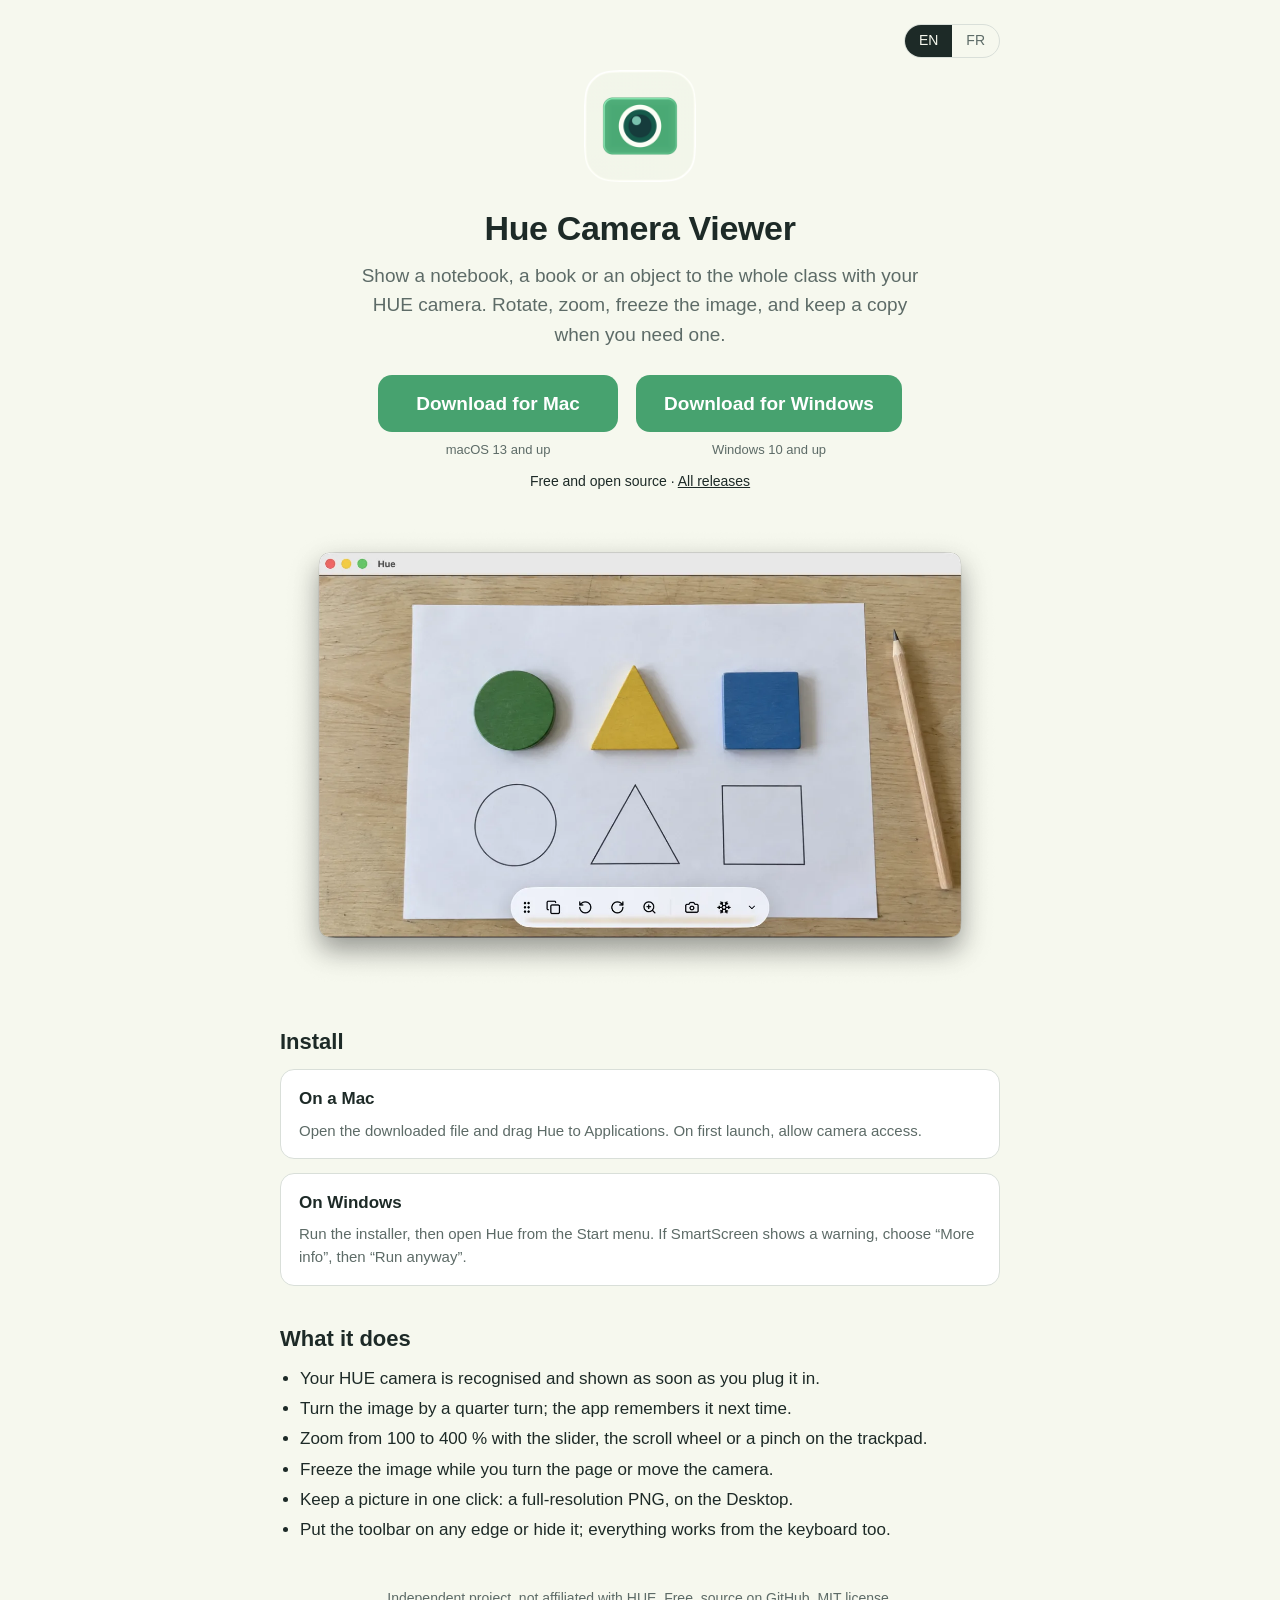
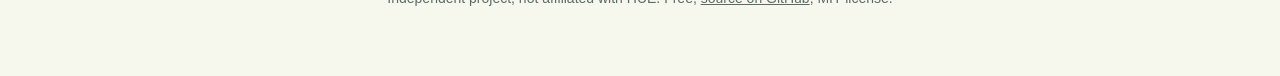
<file: docs/index.html>
<!doctype html>
<html lang="en">
<head>
  <meta charset="utf-8">
  <meta name="viewport" content="width=device-width, initial-scale=1">
  <title>Hue Camera Viewer</title>
  <meta name="description" content="A minimal viewer for HUE and USB document cameras, for macOS and Windows.">
  <link rel="canonical" href="https://piitaya.github.io/hue-camera-viewer/">
  <link rel="alternate" hreflang="en" href="https://piitaya.github.io/hue-camera-viewer/">
  <link rel="alternate" hreflang="fr" href="https://piitaya.github.io/hue-camera-viewer/fr/">
  <link rel="alternate" hreflang="x-default" href="https://piitaya.github.io/hue-camera-viewer/">
  <link rel="icon" href="favicon.svg" type="image/svg+xml">
  <link rel="icon" href="favicon-32.png" sizes="32x32" type="image/png">
  <link rel="apple-touch-icon" href="apple-touch-icon.png">
  <meta name="theme-color" content="#f6f8ee" media="(prefers-color-scheme: light)">
  <meta name="theme-color" content="#161a19" media="(prefers-color-scheme: dark)">
  <meta property="og:type" content="website">
  <meta property="og:site_name" content="Hue Camera Viewer">
  <meta property="og:title" content="Hue Camera Viewer">
  <meta property="og:description" content="A minimal viewer for HUE and USB document cameras, for macOS and Windows.">
  <meta property="og:url" content="https://piitaya.github.io/hue-camera-viewer/">
  <meta property="og:locale" content="en_US">
  <meta property="og:image" content="https://piitaya.github.io/hue-camera-viewer/og.png">
  <meta property="og:image:width" content="1200">
  <meta property="og:image:height" content="630">
  <meta property="og:image:alt" content="Hue Camera Viewer showing a sheet of paper with wooden shapes">
  <meta name="twitter:card" content="summary_large_image">
  <meta name="twitter:title" content="Hue Camera Viewer">
  <meta name="twitter:description" content="A minimal viewer for HUE and USB document cameras, for macOS and Windows.">
  <meta name="twitter:image" content="https://piitaya.github.io/hue-camera-viewer/og.png">
  <link rel="stylesheet" href="style.css">
  <script type="application/ld+json">
  {
    "@context": "https://schema.org",
    "@type": "SoftwareApplication",
    "name": "Hue Camera Viewer",
    "description": "A minimal viewer for HUE and USB document cameras, for macOS and Windows.",
    "url": "https://piitaya.github.io/hue-camera-viewer/",
    "inLanguage": "en",
    "applicationCategory": "EducationalApplication",
    "operatingSystem": "macOS 13+, Windows 10+",
    "offers": { "@type": "Offer", "price": "0", "priceCurrency": "EUR" },
    "license": "https://opensource.org/licenses/MIT",
    "image": "https://piitaya.github.io/hue-camera-viewer/og.png",
    "downloadUrl": "https://github.com/piitaya/hue-camera-viewer/releases/latest"
  }
  </script>
</head>
<body>
<main>
  <header>
    <nav class="lang" aria-label="Language">
      <a href="./" lang="en" hreflang="en" aria-current="page">EN</a>
      <a href="fr/" lang="fr" hreflang="fr">FR</a>
    </nav>
  </header>

  <div class="hero">
    <img class="icon" src="hue.png" alt="">
    <h1>Hue Camera Viewer</h1>
    <p class="tagline">Show a notebook, a book or an object to the whole class with your HUE camera. Rotate, zoom, freeze the image, and keep a copy when you need one.</p>
  </div>

  <div class="downloads">
    <div class="download">
      <a class="button" href="https://github.com/piitaya/hue-camera-viewer/releases/latest/download/Hue-Camera-Viewer-macOS.dmg">Download for Mac</a>
      <small>macOS 13 and up</small>
    </div>
    <div class="download">
      <a class="button" href="https://github.com/piitaya/hue-camera-viewer/releases/latest/download/Hue-Camera-Viewer-Windows.exe">Download for Windows</a>
      <small>Windows 10 and up</small>
    </div>
  </div>
  <p class="all">Free and open source · <a href="https://github.com/piitaya/hue-camera-viewer/releases">All releases</a></p>

  <img class="screenshot" src="screenshot.webp" width="1400" height="900" alt="Hue Camera Viewer showing a sheet of paper with wooden shapes, the toolbar at the bottom">

  <section>
    <h2>Install</h2>
    <div class="install">
      <div class="card">
        <h3>On a Mac</h3>
        <p>Open the downloaded file and drag Hue to Applications. On first launch, allow camera access.</p>
      </div>
      <div class="card">
        <h3>On Windows</h3>
        <p>Run the installer, then open Hue from the Start menu. If SmartScreen shows a warning, choose “More info”, then “Run anyway”.</p>
      </div>
    </div>
  </section>

  <section>
    <h2>What it does</h2>
    <ul>
      <li>Your HUE camera is recognised and shown as soon as you plug it in.</li>
      <li>Turn the image by a quarter turn; the app remembers it next time.</li>
      <li>Zoom from 100 to 400 % with the slider, the scroll wheel or a pinch on the trackpad.</li>
      <li>Freeze the image while you turn the page or move the camera.</li>
      <li>Keep a picture in one click: a full-resolution PNG, on the Desktop.</li>
      <li>Put the toolbar on any edge or hide it; everything works from the keyboard too.</li>
    </ul>
  </section>

  <footer>
    <p>Independent project, not affiliated with HUE. Free, <a href="https://github.com/piitaya/hue-camera-viewer">source on GitHub</a>, MIT license.</p>
  </footer>
</main>
</body>
</html>
</file>
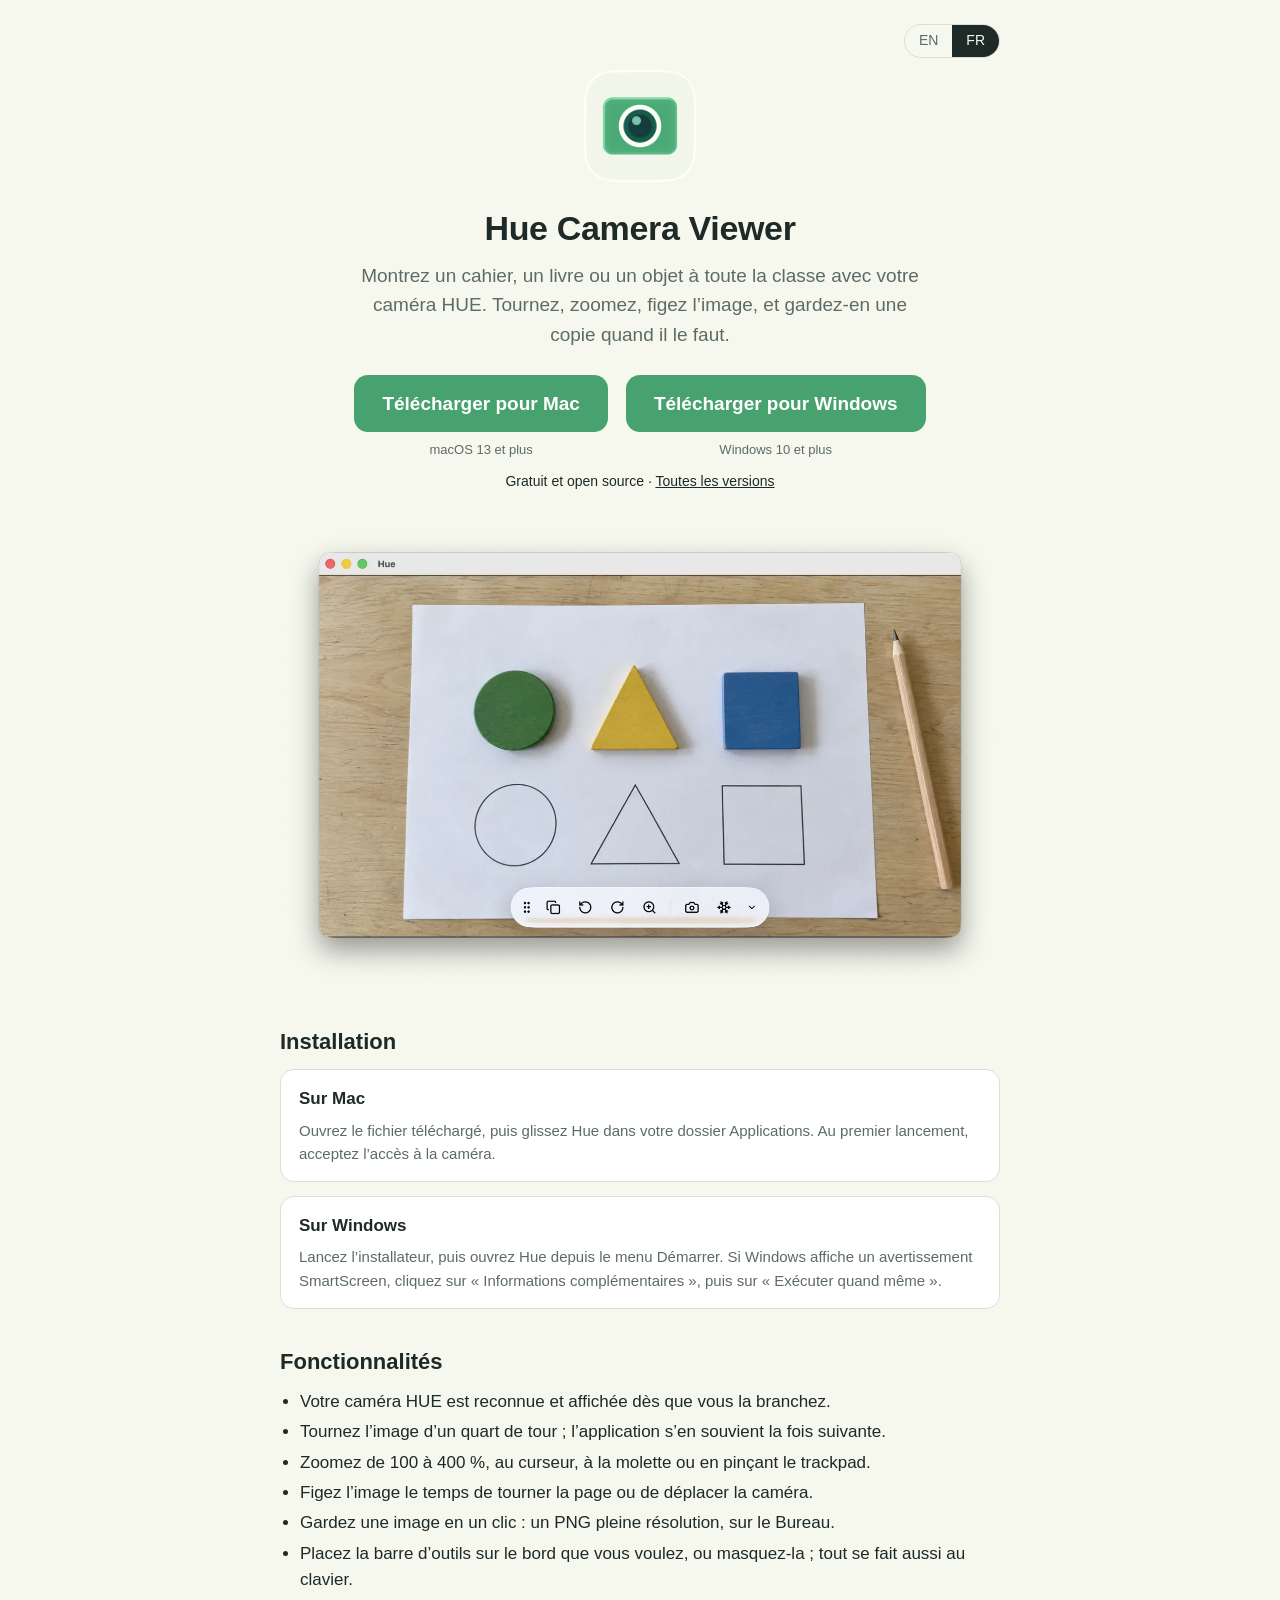
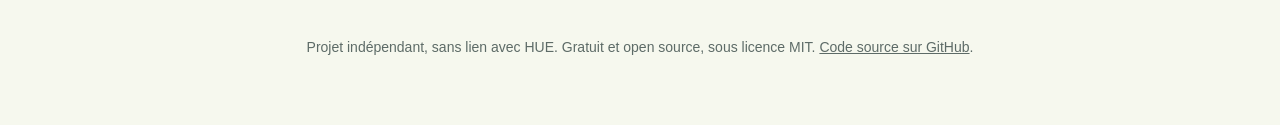
<file: docs/fr/index.html>
<!doctype html>
<html lang="fr">
<head>
  <meta charset="utf-8">
  <meta name="viewport" content="width=device-width, initial-scale=1">
  <title>Hue Camera Viewer</title>
  <meta name="description" content="Une petite application pour afficher votre caméra de documents HUE ou USB, sur Mac et Windows.">
  <link rel="canonical" href="https://piitaya.github.io/hue-camera-viewer/fr/">
  <link rel="alternate" hreflang="en" href="https://piitaya.github.io/hue-camera-viewer/">
  <link rel="alternate" hreflang="fr" href="https://piitaya.github.io/hue-camera-viewer/fr/">
  <link rel="alternate" hreflang="x-default" href="https://piitaya.github.io/hue-camera-viewer/">
  <link rel="icon" href="../favicon.svg" type="image/svg+xml">
  <link rel="icon" href="../favicon-32.png" sizes="32x32" type="image/png">
  <link rel="apple-touch-icon" href="../apple-touch-icon.png">
  <meta name="theme-color" content="#f6f8ee" media="(prefers-color-scheme: light)">
  <meta name="theme-color" content="#161a19" media="(prefers-color-scheme: dark)">
  <meta property="og:type" content="website">
  <meta property="og:site_name" content="Hue Camera Viewer">
  <meta property="og:title" content="Hue Camera Viewer">
  <meta property="og:description" content="Une petite application pour afficher votre caméra de documents HUE ou USB, sur Mac et Windows.">
  <meta property="og:url" content="https://piitaya.github.io/hue-camera-viewer/fr/">
  <meta property="og:locale" content="fr_FR">
  <meta property="og:image" content="https://piitaya.github.io/hue-camera-viewer/og.png">
  <meta property="og:image:width" content="1200">
  <meta property="og:image:height" content="630">
  <meta property="og:image:alt" content="Hue Camera Viewer affichant une feuille avec des formes en bois">
  <meta name="twitter:card" content="summary_large_image">
  <meta name="twitter:title" content="Hue Camera Viewer">
  <meta name="twitter:description" content="Une petite application pour afficher votre caméra de documents HUE ou USB, sur Mac et Windows.">
  <meta name="twitter:image" content="https://piitaya.github.io/hue-camera-viewer/og.png">
  <link rel="stylesheet" href="../style.css">
  <script type="application/ld+json">
  {
    "@context": "https://schema.org",
    "@type": "SoftwareApplication",
    "name": "Hue Camera Viewer",
    "description": "Une petite application pour afficher votre caméra de documents HUE ou USB, sur Mac et Windows.",
    "url": "https://piitaya.github.io/hue-camera-viewer/fr/",
    "inLanguage": "fr",
    "applicationCategory": "EducationalApplication",
    "operatingSystem": "macOS 13+, Windows 10+",
    "offers": { "@type": "Offer", "price": "0", "priceCurrency": "EUR" },
    "license": "https://opensource.org/licenses/MIT",
    "image": "https://piitaya.github.io/hue-camera-viewer/og.png",
    "downloadUrl": "https://github.com/piitaya/hue-camera-viewer/releases/latest"
  }
  </script>
</head>
<body>
<main>
  <header>
    <nav class="lang" aria-label="Langue">
      <a href="../" lang="en" hreflang="en">EN</a>
      <a href="./" lang="fr" hreflang="fr" aria-current="page">FR</a>
    </nav>
  </header>

  <div class="hero">
    <img class="icon" src="../hue.png" alt="">
    <h1>Hue Camera Viewer</h1>
    <p class="tagline">Montrez un cahier, un livre ou un objet à toute la classe avec votre caméra HUE. Tournez, zoomez, figez l’image, et gardez-en une copie quand il le faut.</p>
  </div>

  <div class="downloads">
    <div class="download">
      <a class="button" href="https://github.com/piitaya/hue-camera-viewer/releases/latest/download/Hue-Camera-Viewer-macOS.dmg">Télécharger pour Mac</a>
      <small>macOS 13 et plus</small>
    </div>
    <div class="download">
      <a class="button" href="https://github.com/piitaya/hue-camera-viewer/releases/latest/download/Hue-Camera-Viewer-Windows.exe">Télécharger pour Windows</a>
      <small>Windows 10 et plus</small>
    </div>
  </div>
  <p class="all">Gratuit et open source · <a href="https://github.com/piitaya/hue-camera-viewer/releases">Toutes les versions</a></p>

  <img class="screenshot" src="../screenshot.webp" width="1400" height="900" alt="Hue Camera Viewer affichant une feuille avec des formes en bois, la barre d’outils en bas">

  <section>
    <h2>Installation</h2>
    <div class="install">
      <div class="card">
        <h3>Sur Mac</h3>
        <p>Ouvrez le fichier téléchargé, puis glissez Hue dans votre dossier Applications. Au premier lancement, acceptez l’accès à la caméra.</p>
      </div>
      <div class="card">
        <h3>Sur Windows</h3>
        <p>Lancez l’installateur, puis ouvrez Hue depuis le menu Démarrer. Si Windows affiche un avertissement SmartScreen, cliquez sur « Informations complémentaires », puis sur « Exécuter quand même ».</p>
      </div>
    </div>
  </section>

  <section>
    <h2>Fonctionnalités</h2>
    <ul>
      <li>Votre caméra HUE est reconnue et affichée dès que vous la branchez.</li>
      <li>Tournez l’image d’un quart de tour ; l’application s’en souvient la fois suivante.</li>
      <li>Zoomez de 100 à 400 %, au curseur, à la molette ou en pinçant le trackpad.</li>
      <li>Figez l’image le temps de tourner la page ou de déplacer la caméra.</li>
      <li>Gardez une image en un clic : un PNG pleine résolution, sur le Bureau.</li>
      <li>Placez la barre d’outils sur le bord que vous voulez, ou masquez-la ; tout se fait aussi au clavier.</li>
    </ul>
  </section>

  <footer>
    <p>Projet indépendant, sans lien avec HUE. Gratuit et open source, sous licence MIT. <a href="https://github.com/piitaya/hue-camera-viewer">Code source sur GitHub</a>.</p>
  </footer>
</main>
</body>
</html>
</file>
<file: docs/style.css>
:root {
  color-scheme: light dark;
  --ink: #1d2a27;
  --muted: #5d6b67;
  --paper: #f6f8ee;
  --card: #ffffff;
  --line: #d9dfd9;
  --accent: #47a26f;
  --accent-ink: #ffffff;
}
@media (prefers-color-scheme: dark) {
  :root {
    --ink: #eef2ef;
    --muted: #a5b0ab;
    --paper: #161a19;
    --card: #1f2423;
    --line: #333b38;
    --accent: #59b480;
    --accent-ink: #0d1a14;
  }
}
* { box-sizing: border-box; }
body {
  margin: 0;
  font: 17px/1.55 -apple-system, BlinkMacSystemFont, "Segoe UI", Roboto, Helvetica, Arial, sans-serif;
  color: var(--ink);
  background: var(--paper);
}
main { max-width: 760px; margin: 0 auto; padding: 24px 20px 56px; }
header { display: flex; justify-content: flex-end; }
.lang { display: inline-flex; border: 1px solid var(--line); border-radius: 999px; overflow: hidden; font-size: 14px; }
.lang a { padding: 5px 14px; color: var(--muted); text-decoration: none; }
.lang a[aria-current="page"] { background: var(--ink); color: var(--paper); }
.hero { text-align: center; margin-top: 12px; }
.hero .icon { width: 112px; height: 112px; }
h1 { font-size: 34px; margin: 12px 0 6px; letter-spacing: -0.01em; }
.tagline { font-size: 19px; color: var(--muted); margin: 0 auto; max-width: 560px; }
.downloads { display: flex; flex-wrap: wrap; gap: 18px; justify-content: center; margin: 26px 0 10px; }
.download { display: flex; flex-direction: column; align-items: center; gap: 8px; }
.button {
  display: inline-flex; justify-content: center; align-items: center;
  padding: 14px 28px; border-radius: 14px; text-decoration: none;
  background: var(--accent); color: var(--accent-ink); font-size: 19px; font-weight: 700; min-width: 240px;
}
.download small { font-size: 13px; color: var(--muted); }
.all { text-align: center; font-size: 14px; }
.all a, footer a { color: inherit; }
.screenshot { display: block; width: 100%; height: auto; margin: 34px 0 8px; }
section { margin-top: 36px; }
h2 { font-size: 22px; margin: 0 0 10px; }
p { margin: 0 0 10px; }
.install { display: grid; gap: 14px; }
.card { background: var(--card); border: 1px solid var(--line); border-radius: 14px; padding: 16px 18px; }
.card h3 { margin: 0 0 6px; font-size: 17px; }
.card p { margin: 0; color: var(--muted); font-size: 15px; }
ul { padding-left: 20px; margin: 0; }
li { margin: 4px 0; }
footer { margin-top: 44px; font-size: 14px; color: var(--muted); text-align: center; }
@media (max-width: 480px) {
  h1 { font-size: 28px; }
  .download, .button { width: 100%; }
}
</file>
